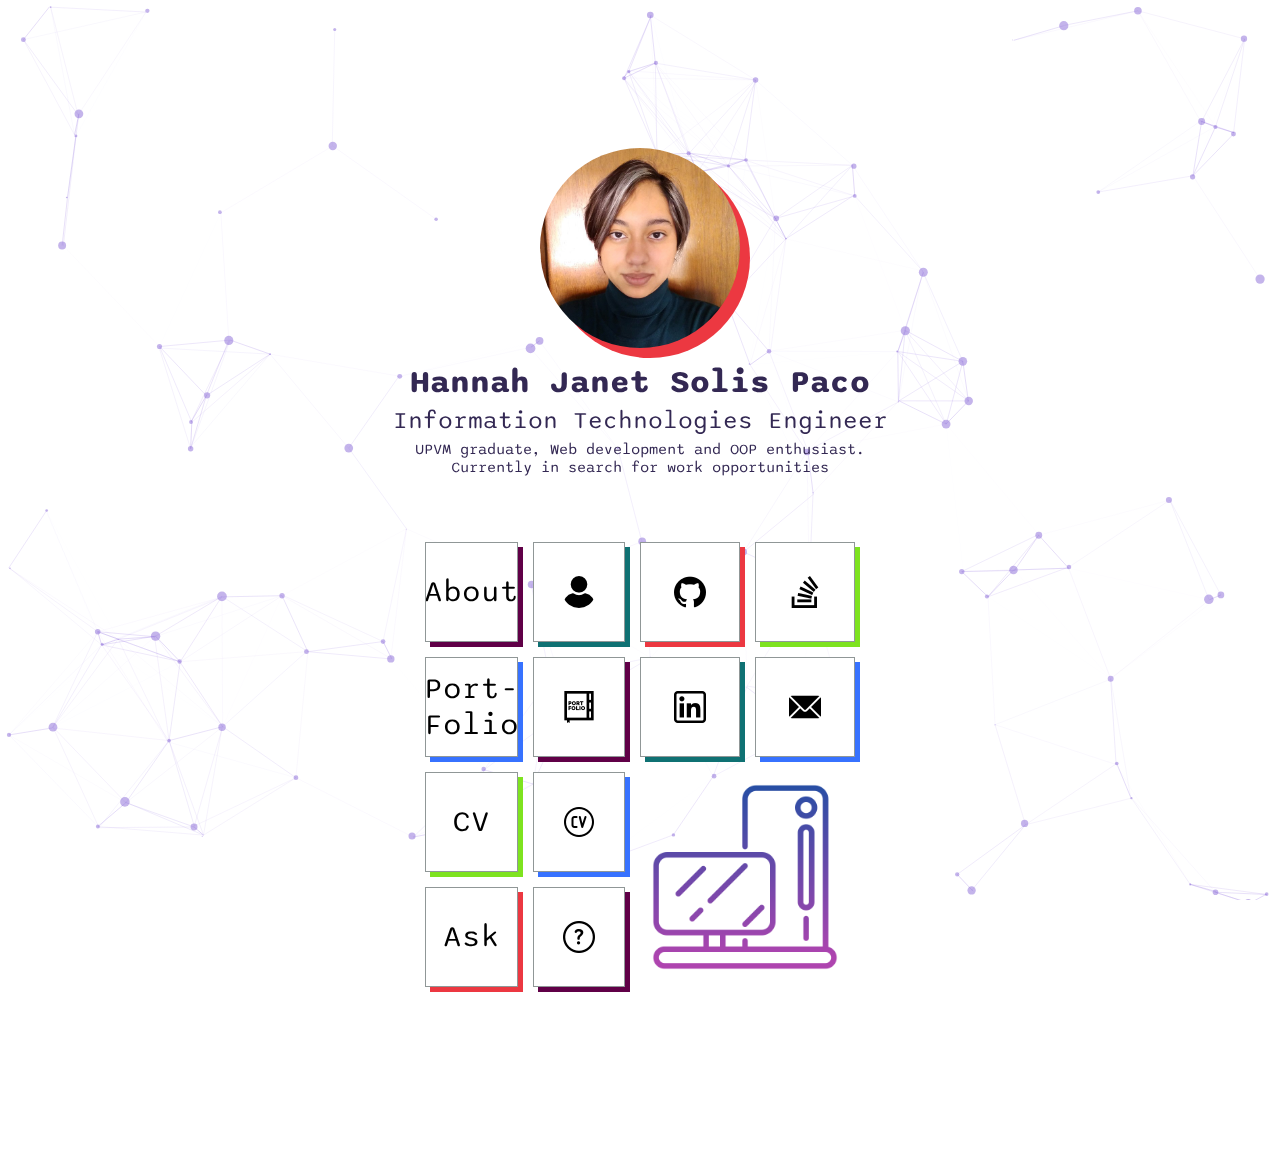
<file: index.html>
<!DOCTYPE html>

<html lang="en" dir="ltr">

	<head>
		<!-- SECTION - Title and Favicon tags -->
		<title>Hannah Solis Paco</title>

		<!-- SECTION - META tags -->
		<meta charset="UTF-8">
		<meta name="description" content="Free Web tutorials">
		<meta name="keywords" content="HTML, CSS, JavaScript">
		<meta name="author" content="HannahSolis">
		<meta name="viewport" content="width=device-width, initial-scale=1.0">

		<!-- SECTION - Stylesheet -->
		<link rel="stylesheet" href="estilos/styles.css">
		
		<!-- SECTION - Fonts and Icons -->
		<link rel="preconnect" href="https://fonts.googleapis.com">
		<link rel="preconnect" href="https://fonts.gstatic.com" crossorigin>
		<link href="https://fonts.googleapis.com/css2?family=Sono:wght@400;500&display=swap" rel="stylesheet">

	</head>

	<body>

		<!-- SECTION - Particles js div -->
		<div id="particles-js"></div>

		<!-- SECTION - Main content div -->
		<div class="main">

			<!-- SECTION - Personal information div -->
			<div class="contenedor-principal">
					<img src="imagenes/pfp.jpg" class="graphic" alt="profile picture">
					<h1>Hannah Janet Solis Paco</h1>
					<h2>Information Technologies Engineer</h2>
					<p>UPVM graduate, Web development and OOP enthusiast. Currently in search for work opportunities</p>			
			</div>

			<!-- SECTION - Menu buttons container -->
			<div class="contenedor-botones">

				<a href="about.html">
					<div class="double">
						<div class="boton col1 nodisp">About</div>
						<div class="boton col5 right"><img src="imagenes/user.png"></div>
					</div>
				</a>

				<a href="portfolio.html" >
					<div class="double">
						<div class="boton col2 nodisp">Port-&#10Folio</div>
						<div class="boton col1"><img src="imagenes/port.png"></div>
					</div>
				</a>

				<a href="https://drive.google.com/file/d/1YIbtBPIADYv2px5ocuFZTbbEfNR3mKCq/view?usp=share_link" target="_blank">
					<div class="double">
						<div class="boton col3 nodisp">CV</div>
						<div class="boton col2"><img src="imagenes/cv.png"></div>
					</div>
				</a>

				<a href="https://forms.gle/xvA81ixFkaZGoH2C6" target="_blank">
					<div class="double">
						<div class="boton col4 nodisp">Ask</div>
						<div class="boton col1"><img src="imagenes/quest.png"></div>
					</div>
				</a>			
				 
				<a href="https://github.com/HannahSolis" target="_blank"><div class="boton col4"><img src="imagenes/git.png"></div></a>
				<a href="https://www.linkedin.com/in/hannah-solis/" target="_blank"><div class="boton col5"><img src="imagenes/in.png"></div></a>		
				
				<a href="https://stackoverflow.com/users/21416839/hannah-solis" target="_blank"><div class="boton col3"><img src="imagenes/008-stack-overflow.png"></div></a>
				<a href="mailto: hajanet.01@outlook.com" target="_blank"><div class="boton col2" ><img src="imagenes/email.png"></div></a>
				<div class="boton graph"><img src="imagenes/computer.png"></div> 
			</div>

		</div>

		<!-- SECTION - Script JS  -->
		<script src="javascript/particles.js"></script>
		<script src="javascript/app.js"></script>

	</body>

</html>
</file>
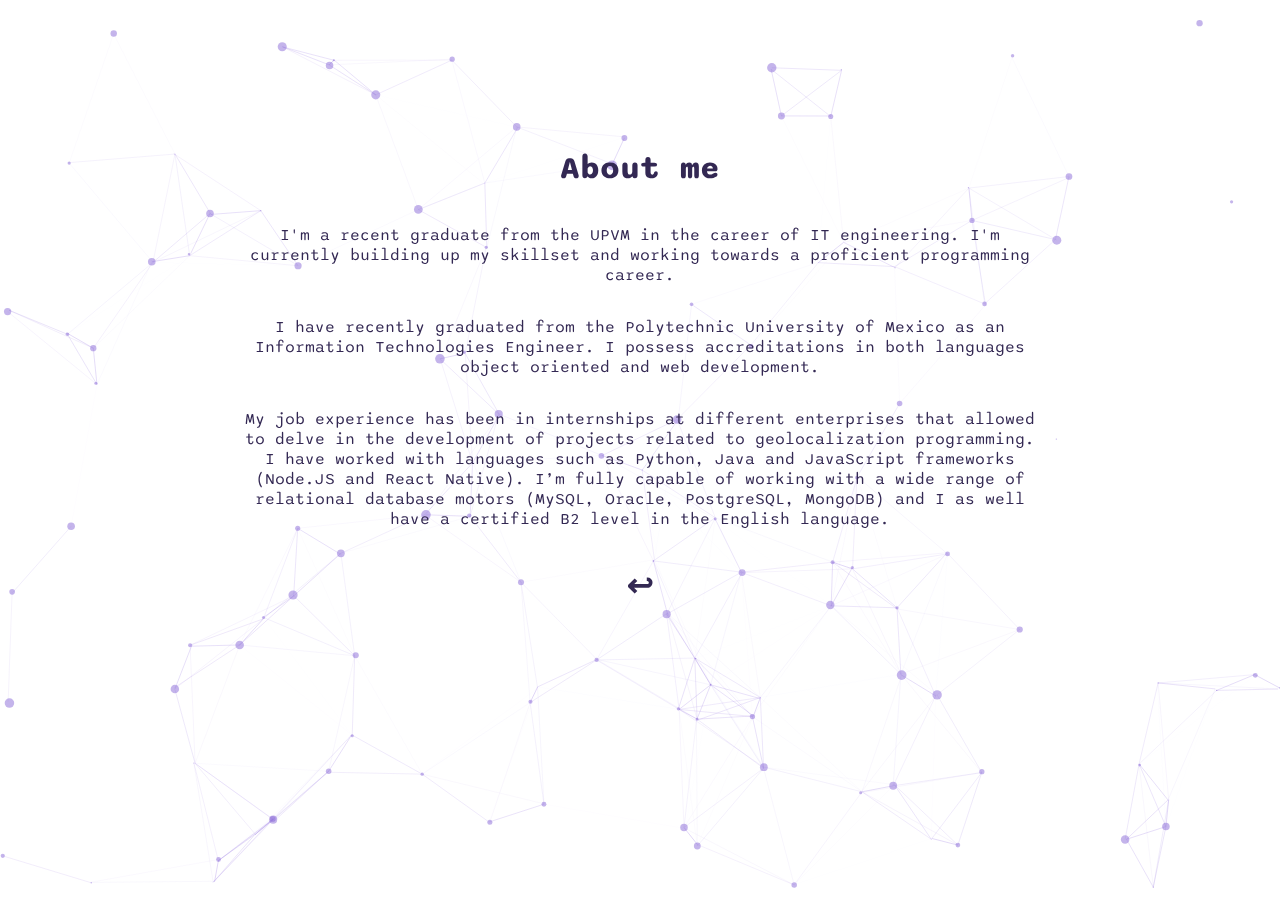
<file: about.html>
<!DOCTYPE html>

<html lang="en" dir="ltr">

	<head>
		<!-- SECTION - Title and Favicon tags -->
		<title>Hannah Solis Paco</title>

		<!-- SECTION - META tags -->
		<meta charset="UTF-8">
		<meta name="description" content="Free Web tutorials">
		<meta name="keywords" content="HTML, CSS, JavaScript">
		<meta name="author" content="John Doe">
		<meta name="viewport" content="width=device-width, initial-scale=1.0">

		<!-- SECTION - Stylesheet -->
		<link rel="stylesheet" href="estilos/pages.css">
		
		<!-- SECTION - Fonts and Icons -->
		<link rel="preconnect" href="https://fonts.googleapis.com">
		<link rel="preconnect" href="https://fonts.gstatic.com" crossorigin>
		<link href="https://fonts.googleapis.com/css2?family=Sono:wght@400;500&display=swap" rel="stylesheet">

	</head>

	<body>

		<!-- SECTION - Particles div  -->
		<div id="particles-js"></div>
        
		<!-- SECTION - Main content -->
		<div class="main about">            
            
			<h1>About me</h1>

            <p>I'm a recent graduate from the UPVM in the career of IT engineering. I'm currently building up my skillset and working towards a proficient programming career.</p>
            <p>I have recently graduated from the Polytechnic University of Mexico as an Information Technologies Engineer. I possess accreditations in both languages object oriented and web development. </p>
			<p>My job experience has been in internships at different enterprises that allowed to delve in the development of projects related to geolocalization programming. I have worked with languages such as Python, Java and JavaScript frameworks (Node.JS and React Native). I’m fully capable of working with a wide range of relational database motors (MySQL, Oracle, PostgreSQL, MongoDB) and I as well have a certified B2 level in the English language.</p>			

			<!-- SECTION -  Back button  -->
			<h1><a href="index.html">&#8617;</a></h1>
			
        </div>

		<!-- SECTION - Script JS  -->
        <script src="javascript/particles.js"></script>
		<script src="javascript/app.js"></script>

    <body>

</html>
</file>
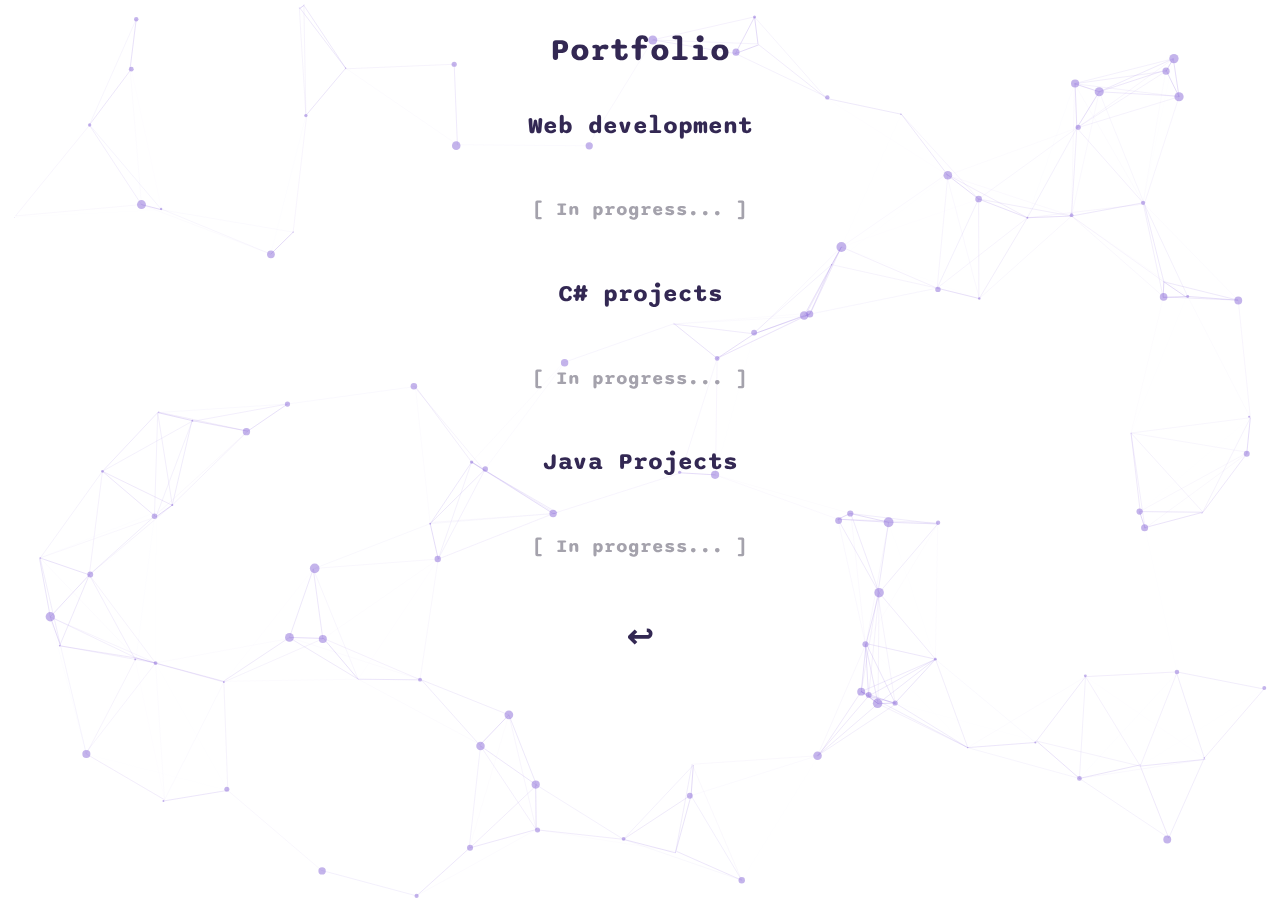
<file: portfolio.html>
<!DOCTYPE html>
<html lang="en" dir="ltr">
	<head>
		<!-- SECTION - Title and Favicon tags -->
		<title>Hannah Solis Paco</title>

		<!-- SECTION - META tags -->
		<meta charset="UTF-8">
		<meta name="description" content="Free Web tutorials">
		<meta name="keywords" content="HTML, CSS, JavaScript">
		<meta name="author" content="John Doe">
		<meta name="viewport" content="width=device-width, initial-scale=1.0">

		<!-- SECTION - Stylesheet -->
		<link rel="stylesheet" href="estilos/pages.css">
		
		<!-- SECTION - Fonts and Icons -->
		<link rel="preconnect" href="https://fonts.googleapis.com">
		<link rel="preconnect" href="https://fonts.gstatic.com" crossorigin>
		<link href="https://fonts.googleapis.com/css2?family=Sono:wght@400;500&display=swap" rel="stylesheet">


	</head>
	<body>

		<!-- SECTION - Particles div  -->
		<div id="particles-js"></div>

		<!-- SECTION - Main content  -->
		<div class="main">       

			<!-- SECTION - Main title  -->
            <h1>Portfolio</h1>

			<!-- SECTION - Web development  -->
			<h2>Web development</h2>
			
			<div class="block">

				<h3 class="wip">[ In progress... ]</h3>

				<!-- SECTION - Future content  -->
			<!--	
				<div class="elemento">					
					<img src="imagenes/computer.png" class="thumb">
					<h3>Elemento</h3>
					<p>Proyecto desarrollado en HTML con CSS, y un fondo de particulas con libreria de JavaScript</p>
				</div>

				/*<div class="elemento">					
					<img src="imagenes/computer.png" class="thumb">
					<h3>Elemento</h3>
					<p>Proyecto desarrollado en HTML con CSS, y un fondo de particulas con libreria de JavaScript</p>
				</div>

				<div class="elemento">					
					<img src="imagenes/computer.png" class="thumb">
					<h3>Elemento</h3>
					<p>Proyecto desarrollado en HTML con CSS, y un fondo de particulas con libreria de JavaScript</p>
				</div>

			--->

			</div>
            
			<!-- SECTION - C# projects  -->
			<h2>C# projects</h2>

			<div class="block">
				<h3 class="wip">[ In progress... ]</h3>
			</div>

			<!-- SECTION - Java projects  -->
			<h2>Java Projects</h2>
			<div class="block">
				<h3 class="wip">[ In progress... ]</h3>
			</div>

			<!-- SECTION - Back button  -->
            <h1><a href="index.html">&#8617;</a></h1>

        </div>

		<!-- SECTION - Script JS  -->
        <script src="javascript/particles.js"></script>
		<script src="javascript/app.js"></script>

    <body>
</html>
</file>
<file: estilos/styles.css>
/*
    COLORES
    #600047
    #3772ff
    #C9E31F
    #df3b57
    #0f7173


    ICONS
<div>Icons made by <a href="https://www.freepik.com" title="Freepik">Freepik</a> from <a href="https://www.flaticon.com/" title="Flaticon">www.flaticon.com</a></div><div>Icons made by <a href="https://www.flaticon.com/authors/maxim-basinski-premium" title="Maxim Basinski Premium">Maxim Basinski Premium</a> from <a href="https://www.flaticon.com/" title="Flaticon">www.flaticon.com</a></div><div>Icons made by <a href="https://www.flaticon.com/authors/pixel-perfect" title="Pixel perfect">Pixel perfect</a> from <a href="https://www.flaticon.com/" title="Flaticon">www.flaticon.com</a></div><div>Icons made by <a href="https://www.flaticon.com/authors/feen" title="feen">feen</a> from <a href="https://www.flaticon.com/" title="Flaticon">www.flaticon.com</a></div>
<a href="https://www.flaticon.com/free-icons/transparency" title="transparency icons">Transparency icons created by Reion - Flaticon</a>


*/

/* Main body and elements section*/
body {
    margin: 0;
}

div {
    display: inline-block;
    font-family: 'Sono', Arial, Helvetica, sans-serif;
    box-sizing: border-box;
}

h1, h2, p {
    text-align: center;
    color: #332853;
}

h1 {
    margin-bottom: 5px;
    margin-top: 15px;
}

h2 {
    font-weight: normal;
    margin: 0;
}

p {
    margin: 5px;
    max-width: 500px;
    text-align: center;
    font-size: 15px;
}

a {
    text-decoration: none;
    color: black;   
}

/* Javascript configuration */

#particles-js {
    background-color: #ffffff;
    position: fixed;
    width: 100%;
    height: 100%;
    top: 0;
    z-index: -1;
}


/* Especialized div containers */

.main {
    display: flex;
    align-items: center;
    justify-content: center;
    max-width: 80%;
    height: 100%;
    margin: 10% auto;
    flex-wrap: wrap;
}

.contenedor-principal {
    max-width: 80%;
    max-height:100%;
    display: flex;
    flex-direction: column;
    align-items: center;
    margin: 2%;
}

/* Profile picture */

.graphic {
    filter: drop-shadow(10px 10px 0 #ec3841);
    max-width: 200px;
    max-height: 200px;
    margin: 0 auto;
    border-radius: 100px;
}

/* Button menu divs */

.contenedor-botones {
    max-width: 500px;
    max-height: 500px;
    font-size: 30px;
    padding: 20px;
    margin: 2%;

    display: grid;

    grid-template-rows: repeat(4, 105px);
    grid-template-columns: 210px repeat(2, 105px);
    
    grid-auto-flow: column;

    column-gap: 10px;
    row-gap: 10px;
}    

.boton {
    background: white;
    display: flex;
    width: 100px;
    height: 100px;
    text-align: center;
    flex-direction: column;
    align-items: center;
    justify-content: center;
    box-shadow: 5px 5px teal;
    transition: all 0.3s ease-in-out;
    border: solid 1px #909797;
    overflow:hidden;
}

.boton:hover {
    box-shadow: none;
    color:teal;
    transition: all 0.3s ease-in-out;
}

/* Double container */

.double {
    display: flex;
    margin: 0px 5px;
    /*max-height: 110px;*/
}

.double > .nodisp {
    margin-right: 15px;
    margin-left: 0px;
}

/* Special button configurations */

.graph {
    background: none;
    width: 210px;
    height: 210px;
    grid-row: 3 / 5;
    grid-column: 2 / 4;
    box-shadow: none;
    border: none;
}

.graph:hover {
    color: black;
}


.graph>img {
    width: 200px;
}

/* Hover effect */

.double:hover > .nodisp {
    width: 250px;
    margin: 0;
}

.double:hover > :last-child {
    display: none;
}

/* ------- Responsive design --------*/

@media screen and (max-width:500px) {

    .contenedor-botones {
        max-width: 400px;
        max-height: 400px;
        grid-template-rows: repeat(3, 70px);
        grid-template-columns: repeat(3,70px);
        padding: 0;
    }
    
    .boton {
        width: 70px;
        height: 70px;
        margin: 3px;
    }

    .nodisp {
        position: absolute !important;
        top: -9999px !important;
        left: -9999px !important;
    }

    .graph {
        width: 70px;
        height: 70px;
        grid-row: 3 / 4;
        grid-column: 3 / 4;
    }

    .graph > img {
        max-width: 50px;
    }
    
    a {
        width: 80px;
        margin: 0;
    }

    a > .double {
        width: 80px;
        margin: 0;
    }


    .double > .nodisp {
        margin: 0;
    }
}

.col1 {
    box-shadow: 5px 5px #600047;
    transition: all 0.3s ease-in-out;
}

.col1:hover {
    box-shadow: none;
    color:#600047;
    border: solid 1px #600047;
    transition: all 0.3s ease-in-out;
}

.col1:hover > img {
    filter: invert(8%) sepia(29%) saturate(7192%) hue-rotate(294deg) brightness(146%) contrast(139%);
}

.col2 {
    box-shadow: 5px 5px #3772ff;
    transition: all 0.3s ease-in-out;
}

.col2:hover {
    box-shadow: none;
    color:#3772ff;
    border: solid 1px #3772ff;
    transition: all 0.3s ease-in-out;
}

.col2:hover > img {
    filter: invert(36%) sepia(72%) saturate(2254%) hue-rotate(212deg) brightness(99%) contrast(111%);
}

.col3 {
    box-shadow: 5px 5px #7ee31f;
    transition: all 0.3s ease-in-out;
    box-shadow: 5px 5px #7ee31f;
}

.col3:hover {
    box-shadow: none;
    color:#7ee31f;
    border: solid 1px #7ee31f;
    transition: all 0.3s ease-in-out;
}

.col3:hover > img {
    filter: invert(64%) sepia(100%) saturate(376%) hue-rotate(43deg) brightness(100%) contrast(98%);
}

.col4 {
    box-shadow: 5px 5px #ec3841;
    transition: all 0.3s ease-in-out;
}

.col4:hover {
    box-shadow: none;
    color:#ec3841;
    border: solid 1px #ec3841;
    transition: all 0.3s ease-in-out;
}

.col4:hover > img {
    filter: invert(29%) sepia(64%) saturate(2535%) hue-rotate(337deg) brightness(95%) contrast(95%);
}

.col5 {
    box-shadow: 5px 5px #0f7173;
    transition: all 0.3s ease-in-out;
}

.col5:hover {
    box-shadow: none;
    color:#0f7173;
    border: solid 1px #0f7173;
    transition: all 0.3s ease-in-out;
}

.col5:hover > img {
    filter: invert(32%) sepia(57%) saturate(604%) hue-rotate(132deg) brightness(99%) contrast(94%);
}

.graph > img {
    width: 200px;
}
</file>
<file: estilos/pages.css>
body {
    margin: 0;
}

#particles-js {
    background-color: #ffffff;
    position: fixed;
    width: 100%;
    height: 100%;
    top: 0;
    z-index: -1;
}

div {
    display: inline-block;
    font-family: 'Sono', Arial, Helvetica, sans-serif;
    box-sizing: border-box;
}


h1, h2, h3, p {
    text-align: center;
    color: #332853;
    max-width: 800px;
}

.main {
    display: flex;
    align-items: center;
    justify-content: center;
    width: 90%;
    height: 100%;
    margin: 10px auto;
    flex-wrap: wrap;
    flex-direction: column;
}

a {
    text-decoration: none;
    color: #332853;
}

a:hover {
    color: #3a1c94;
}

.block {
    display: flex;
    justify-content: space-around;
    margin: 10px auto;
    padding: 10px;
    width: 90%;
}

.elemento {
    background-color: white;
    min-height: 300px;
    min-width: 300px;
    padding: 5px;
    margin: 10px;
    display: flex;
    flex-direction: column;
    align-items: center;
    border: solid 1px #600047;
    box-shadow: 10px 10px #600047;
    transition: all 0.3s ease-in-out;
}

.about {
    margin-top: 10%;
}

.thumb {
    max-width: 150px;
    max-height: 150px;
}

.elemento > h3 {
    margin-bottom: 0px;
}

.elemento > p {
    font-size: 15px;
    max-width: 250px;
}

.elemento:hover {
    box-shadow: none;
    transition: all 0.3s ease-in-out;
}

.wip {
    color:#4b465a;
    opacity: 50%;
}

@media screen and (max-width:800px) {

    .block {
        flex-direction: column;
    }
}
</file>
